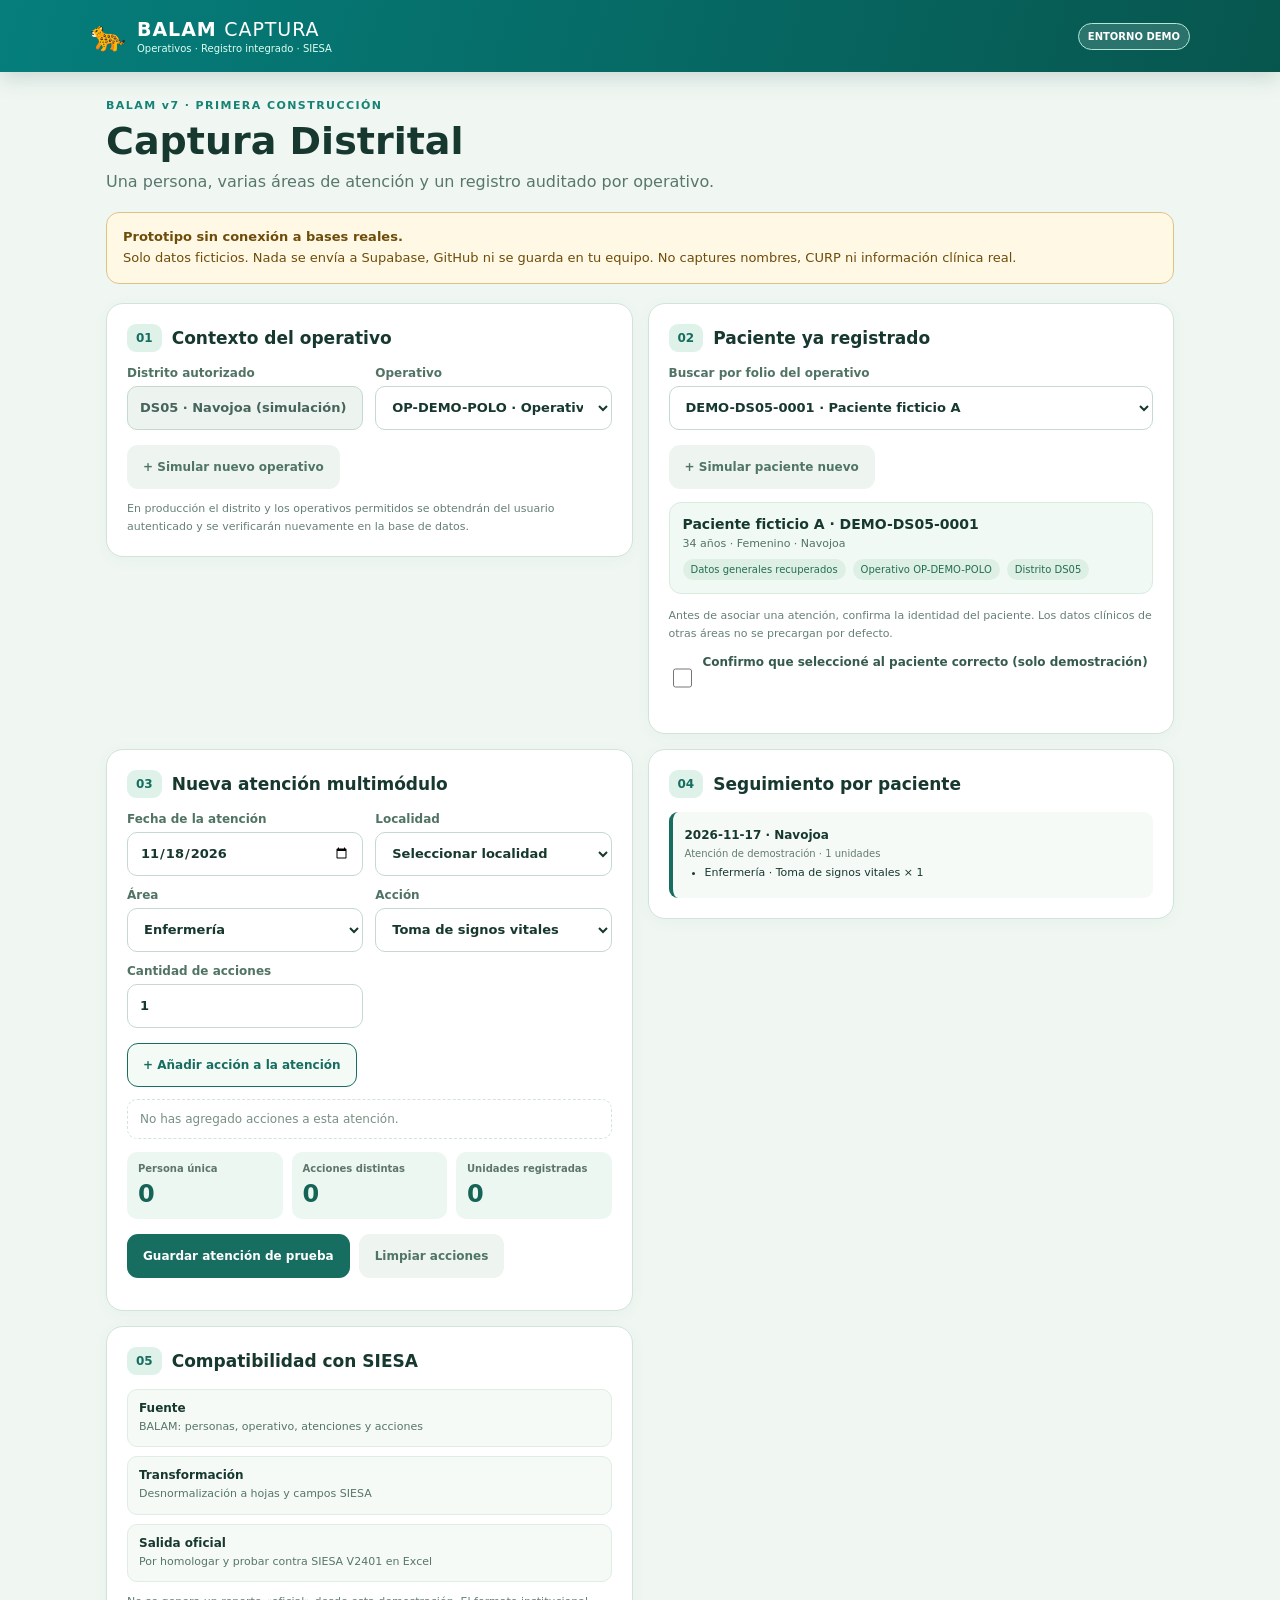
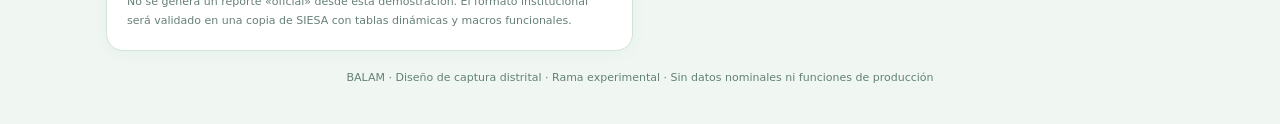
<file: captura/index.html>
<!doctype html>
<html lang="es">
<head>
<meta charset="utf-8"><meta name="viewport" content="width=device-width,initial-scale=1,viewport-fit=cover">
<title>BALAM v7 · Captura Distrital (Prototipo)</title>
<meta name="robots" content="noindex,nofollow">
<meta name="theme-color" content="#176d60">
<link rel="stylesheet" href="./style.css">
</head>
<body>
<a class="skip" href="#contenido">Ir al contenido</a>
<header class="top"><div class="brand"><div class="jaguar">🐆</div><div><strong>BALAM <span>CAPTURA</span></strong><small>Operativos · Registro integrado · SIESA</small></div></div><span class="status">ENTORNO DEMO</span></header>
<main id="contenido">
<div class="hero"><div><div class="eyebrow">BALAM v7 · PRIMERA CONSTRUCCIÓN</div><h1>Captura Distrital</h1><p>Una persona, varias áreas de atención y un registro auditado por operativo.</p></div></div>
<div class="notice" role="note"><strong>Prototipo sin conexión a bases reales.</strong> Solo datos ficticios. Nada se envía a Supabase, GitHub ni se guarda en tu equipo. No captures nombres, CURP ni información clínica real.</div>
<div class="layout">
<section class="panel" aria-labelledby="contexto-title">
<div class="section-head"><span class="num">01</span><h2 id="contexto-title">Contexto del operativo</h2></div>
<div class="fields">
<label>Distrito autorizado <input id="district" value="DS05 · Navojoa (simulación)" disabled></label>
<label>Operativo <select id="operative"></select></label>
</div>
<div class="row-actions"><button type="button" id="new-operative" class="muted">+ Simular nuevo operativo</button></div>
<div class="footnote">En producción el distrito y los operativos permitidos se obtendrán del usuario autenticado y se verificarán nuevamente en la base de datos.</div>
</section>
<section class="panel" aria-labelledby="persona-title">
<div class="section-head"><span class="num">02</span><h2 id="persona-title">Paciente ya registrado</h2></div>
<label>Buscar por folio del operativo <select id="patient"></select></label>
<div class="row-actions"><button type="button" id="new-person" class="muted">+ Simular paciente nuevo</button></div>
<div id="person-card" class="person-card" aria-live="polite"></div>
<div class="footnote">Antes de asociar una atención, confirma la identidad del paciente. Los datos clínicos de otras áreas no se precargan por defecto.</div>
<label class="confirm"><input type="checkbox" id="identity-ok"> Confirmo que seleccioné al paciente correcto (solo demostración)</label>
</section>
<section class="panel" aria-labelledby="atencion-title">
<div class="section-head"><span class="num">03</span><h2 id="atencion-title">Nueva atención multimódulo</h2></div>
<div class="fields">
<label>Fecha de la atención <input id="visit-date" type="date" required></label>
<label>Localidad <select id="locality"><option value="">Seleccionar localidad</option><option>Álamos</option><option>Navojoa</option><option>Etchojoa</option><option>Huatabampo</option><option>Benito Juárez</option></select></label>
<label>Área <select id="area"></select></label>
<label>Acción <select id="action"></select></label>
<label>Cantidad de acciones <input id="quantity" type="number" min="1" max="999" step="1" value="1"></label>
</div>
<div class="row-actions"><button type="button" id="add-action" class="outline">+ Añadir acción a la atención</button></div>
<div id="action-list" class="action-list" aria-live="polite"></div>
<div class="summary"><div><small>Persona única</small><strong id="unique-count">0</strong></div><div><small>Acciones distintas</small><strong id="types-count">0</strong></div><div><small>Unidades registradas</small><strong id="units-count">0</strong></div></div>
<div class="row-actions"><button type="button" id="save" class="primary">Guardar atención de prueba</button><button type="button" id="clear" class="muted">Limpiar acciones</button></div>
<div id="message" class="message" role="status" aria-live="polite"></div>
</section>
<section class="panel" aria-labelledby="seguimiento-title">
<div class="section-head"><span class="num">04</span><h2 id="seguimiento-title">Seguimiento por paciente</h2></div>
<div id="history" class="history"></div>
</section>
<section class="panel" aria-labelledby="siesa-title">
<div class="section-head"><span class="num">05</span><h2 id="siesa-title">Compatibilidad con SIESA</h2></div>
<div class="siesa-grid"><div><b>Fuente</b><span>BALAM: personas, operativo, atenciones y acciones</span></div><div><b>Transformación</b><span>Desnormalización a hojas y campos SIESA</span></div><div><b>Salida oficial</b><span>Por homologar y probar contra SIESA V2401 en Excel</span></div></div>
<p class="footnote">No se genera un reporte «oficial» desde esta demostración. El formato institucional será validado en una copia de SIESA con tablas dinámicas y macros funcionales.</p>
</section>
</div>
<footer>BALAM · Diseño de captura distrital · Rama experimental · Sin datos nominales ni funciones de producción</footer>
</main>
<script defer src="./app.js"></script>
</body></html>
</file>
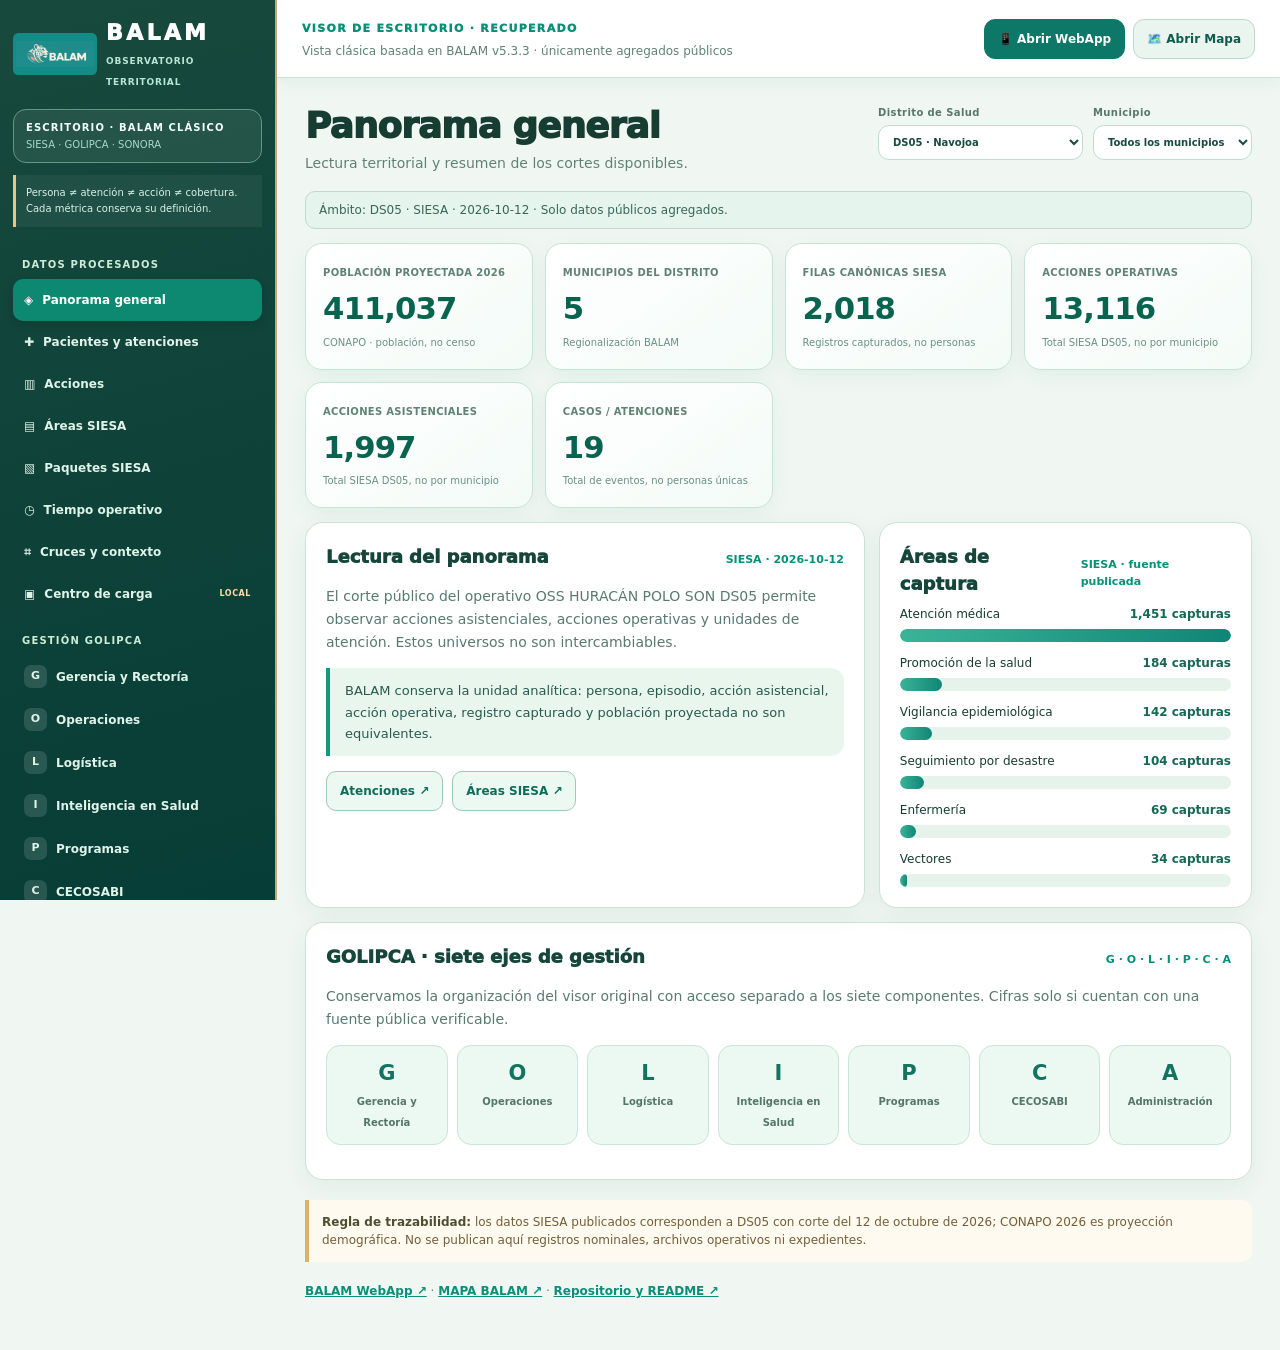
<file: escritorio/index.html>
<!doctype html>
<html lang="es"><head><meta charset="utf-8"><meta name="viewport" content="width=device-width,initial-scale=1,viewport-fit=cover">
<title>BALAM · Visor de escritorio | SIESA · GOLIPCA</title><meta name="theme-color" content="#0b6258">
<meta name="description" content="BALAM Visor de escritorio, inspirado en el observatorio v5.3.3. Versión web pública de datos agregados.">
<link rel="icon" href="../visor/brand-jaguar.svg" type="image/svg+xml"><link rel="stylesheet" href="./style.css">
</head><body>
<a class="skip" href="#main">Ir al contenido</a>
<div class="app">
<aside class="sidebar" id="sidebar" aria-label="Navegación de escritorio">
  <a class="brand" href="../visor/" title="Abrir BALAM WebApp"><img src="../visor/brand-jaguar.svg" alt="Sello BALAM"><span><strong>BALAM</strong><small>OBSERVATORIO TERRITORIAL</small></span></a>
  <div class="rail-meta"><b>ESCRITORIO · BALAM CLÁSICO</b><span>SIESA · GOLIPCA · SONORA</span></div>
  <p class="rule">Persona ≠ atención ≠ acción ≠ cobertura. Cada métrica conserva su definición.</p>
  <nav id="classicNav" aria-label="Módulos del visor">
   <div class="nav-group">DATOS PROCESADOS</div>
   <button type="button" data-tab="panorama" class="active">◈ <span>Panorama general</span></button>
   <button type="button" data-tab="atenciones">✚ <span>Pacientes y atenciones</span></button>
   <button type="button" data-tab="acciones">▥ <span>Acciones</span></button>
   <button type="button" data-tab="areas">▤ <span>Áreas SIESA</span></button>
   <button type="button" data-tab="paquetes">▧ <span>Paquetes SIESA</span></button>
   <button type="button" data-tab="tiempo">◷ <span>Tiempo operativo</span></button>
   <button type="button" data-tab="cruces">⌗ <span>Cruces y contexto</span></button>
   <button type="button" data-tab="auditor">▣ <span>Centro de carga</span><em>LOCAL</em></button>
   <div class="nav-group">GESTIÓN GOLIPCA</div>
   <button type="button" data-tab="gerencia"><b>G</b><span>Gerencia y Rectoría</span></button>
   <button type="button" data-tab="operacion"><b>O</b><span>Operaciones</span></button>
   <button type="button" data-tab="logistica"><b>L</b><span>Logística</span></button>
   <button type="button" data-tab="inteligencia"><b>I</b><span>Inteligencia en Salud</span></button>
   <button type="button" data-tab="programas"><b>P</b><span>Programas</span></button>
   <button type="button" data-tab="cecosabi"><b>C</b><span>CECOSABI</span></button>
   <button type="button" data-tab="administracion"><b>A</b><span>Administración</span></button>
   <div class="nav-group">LABORATORIO Y MAPAS</div>
   <button type="button" data-tab="muestras">⚗ <span>Muestras EBT</span><em>PROTEGIDO</em></button>
   <button type="button" data-tab="mapa">◎ <span>MAPA BALAM</span></button>
   <div class="nav-group">CENTROS DE ANÁLISIS</div>
   <button type="button" data-tab="graficos">▥ <span>Centro Gráfico</span></button>
   <button type="button" data-tab="tablas">▤ <span>Centro de Tablas</span></button>
  </nav>
  <a class="switch-rail" href="../visor/">📱 Abrir BALAM WebApp ↗</a>
  <div class="rail-footer">Datos públicos agregados · El HTML original con nominales permanece fuera de GitHub.</div>
</aside>
<div class="workspace">
<header class="topbar"><div class="top-left"><button class="menu-btn" id="openMenu" type="button" aria-label="Abrir menú de módulos">☰</button><div><span class="kicker">VISOR DE ESCRITORIO · RECUPERADO</span><p>Vista clásica basada en BALAM v5.3.3 · únicamente agregados públicos</p></div></div><div class="top-actions"><a href="../visor/" class="top-switch">📱 Abrir WebApp</a><a href="../" class="top-map">🗺️ Abrir Mapa</a></div></header>
<main id="main">
<div class="titlebar"><div><h1 id="pageTitle">Panorama general</h1><p id="pageDescription">Análisis territorial y operativo de Sonora, con trazabilidad por corte y fuente.</p></div><div class="filters"><label for="district">Distrito de Salud<select id="district"><option value="">Cargando distritos…</option></select></label><label for="municipality">Municipio<select id="municipality"><option value="all">Todo el distrito</option></select></label></div></div>
<div id="loadStatus" class="load-status" role="status">Consultando fuentes públicas…</div>
<section id="content" aria-live="polite"></section>
<div class="provenance"><b>Regla de trazabilidad:</b> los datos SIESA publicados corresponden a DS05 con corte del 12 de octubre de 2026; CONAPO 2026 es proyección demográfica. No se publican aquí registros nominales, archivos operativos ni expedientes.</div>
<footer><a href="../visor/">BALAM WebApp ↗</a> · <a href="../">MAPA BALAM ↗</a> · <a href="https://github.com/doctopanda/MAPA-BALAM">Repositorio y README ↗</a></footer>
</main>
</div></div>
<div class="backdrop" id="backdrop" hidden></div>
<script defer src="./app.js"></script>
</body></html>
</file>
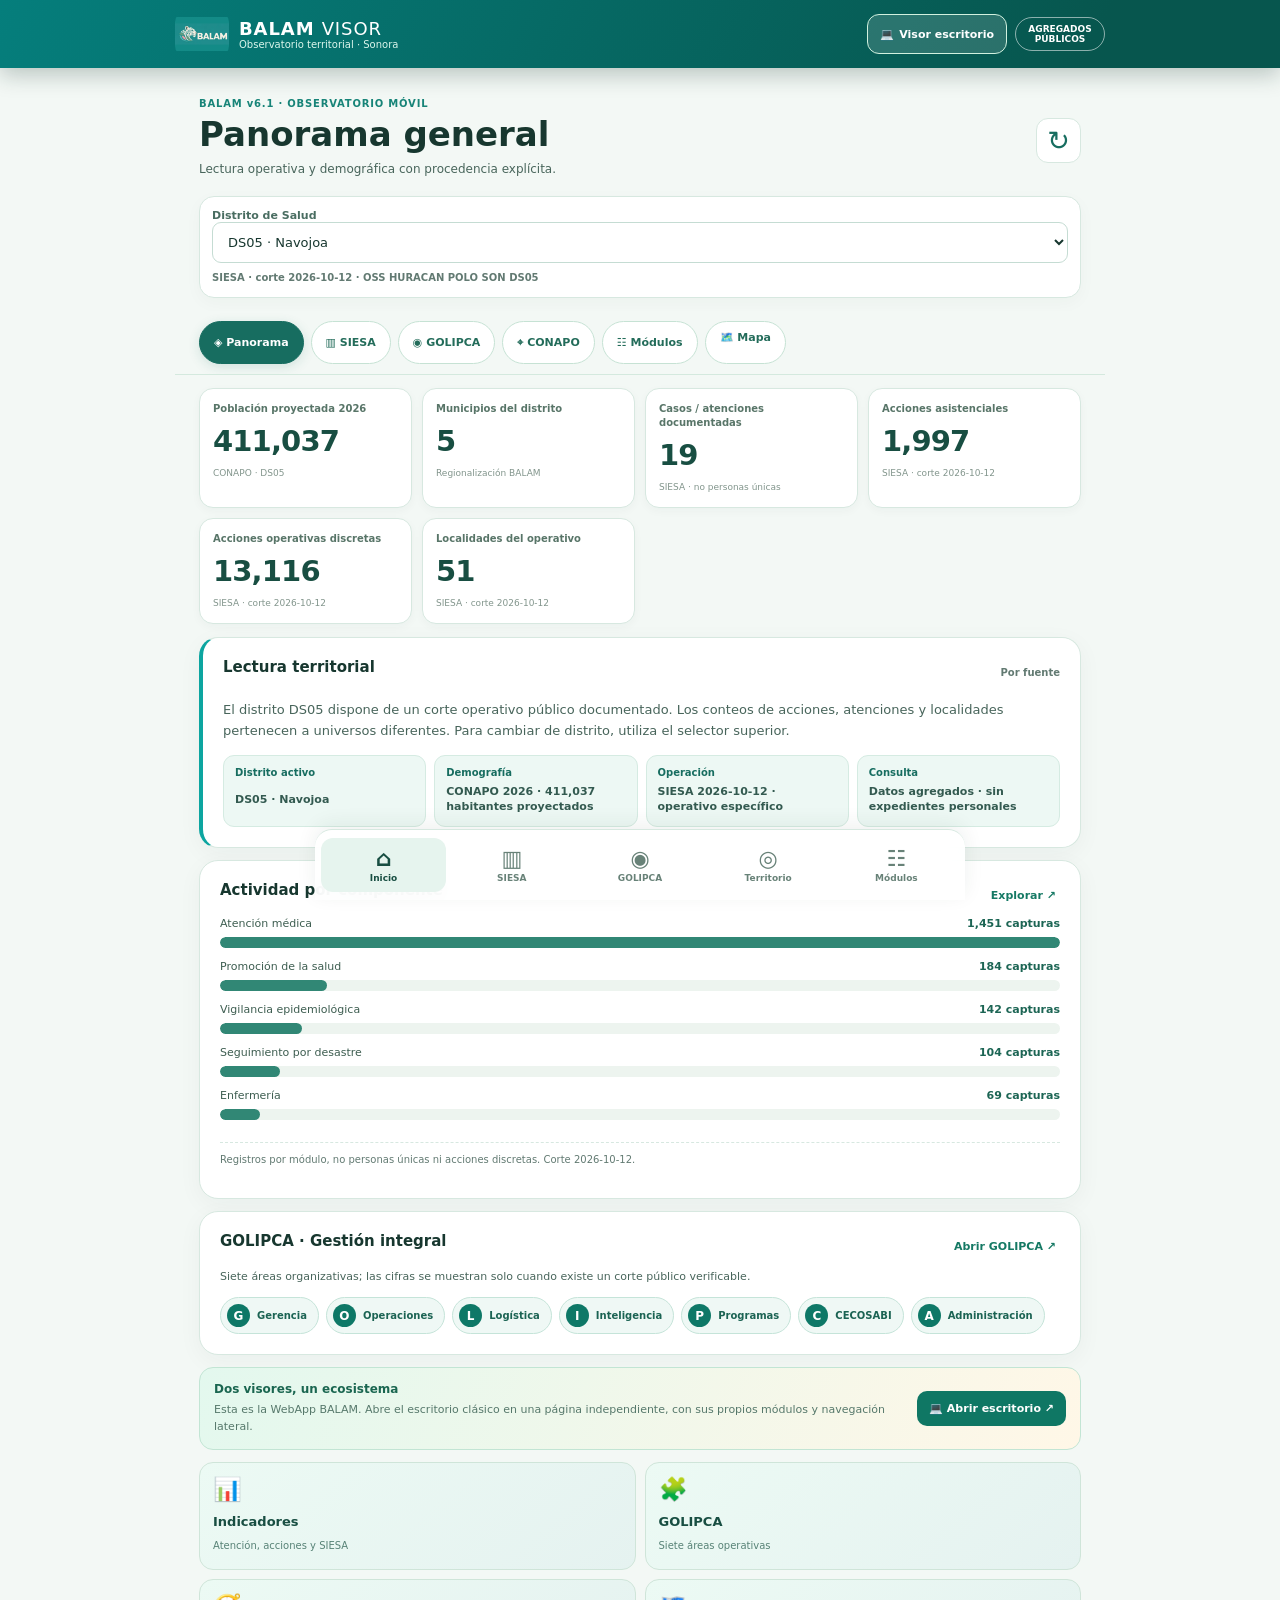
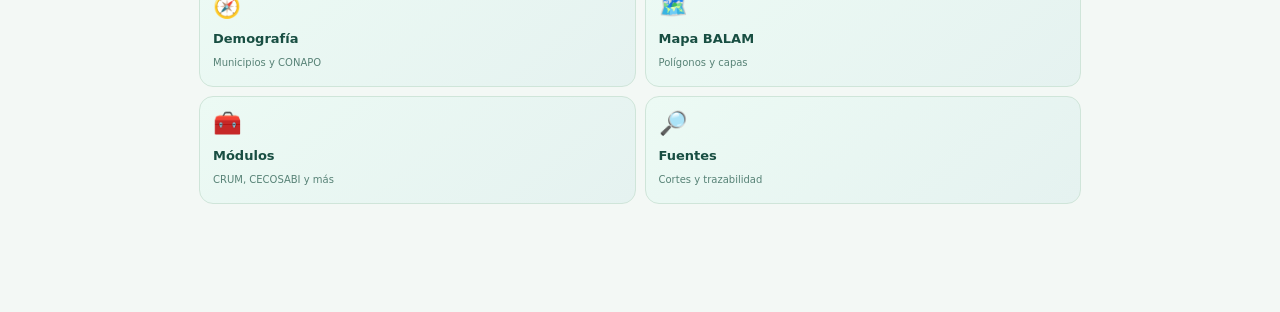
<file: visor/index.html>
<!doctype html>
<html lang="es"><head><meta charset="utf-8"><meta name="viewport" content="width=device-width,initial-scale=1,viewport-fit=cover">
<title>BALAM Visor · Observatorio móvil</title><meta name="theme-color" content="#176d60">
<meta name="description" content="BALAM Visor móvil: panorama, indicadores, demografía CONAPO y contexto territorial de Sonora.">
<meta name="apple-mobile-web-app-capable" content="yes"><meta name="apple-mobile-web-app-title" content="BALAM Visor">
<link rel="icon" href="./brand-jaguar.svg" type="image/svg+xml"><link rel="manifest" href="./manifest.webmanifest"><link rel="stylesheet" href="./style.css">
</head><body>
<a class="skip" href="#content">Ir al contenido</a>
<header class="top"><div class="identity"><div class="mark" aria-hidden="true"><img src="./brand-jaguar.svg" alt="" width="44" height="44"></div><div><strong>BALAM <span>VISOR</span></strong><small>Observatorio territorial · Sonora</small></div></div><a class="desktop-route" href="../escritorio/" title="Abrir BALAM Visor clásico de escritorio">💻 <span>Visor escritorio</span></a><span class="mode">AGREGADOS PÚBLICOS</span></header>
<main id="content" tabindex="-1">
<section class="hero"><div><div class="eyebrow">BALAM v6.1 · OBSERVATORIO MÓVIL</div><h1 id="screenTitle">Panorama general</h1><p id="screenSubtitle">Lectura operativa y demográfica con procedencia explícita.</p></div><button id="reload" class="refresh" type="button" title="Actualizar datos" aria-label="Actualizar datos">↻</button></section>
<div class="context"><label for="district">Distrito de Salud</label><select id="district" aria-label="Distrito de Salud"><option value="">Preparando distritos…</option></select><div id="cut" class="cut" aria-live="polite">Conectando fuentes…</div></div>
<div class="alert" id="warning" role="status" hidden></div>
<nav class="topic-strip" aria-label="Accesos rápidos a módulos"><button type="button" data-go="home" class="active">◈ Panorama</button><button type="button" data-go="indicators">▥ SIESA</button><button type="button" data-go="golipca">◉ GOLIPCA</button><button type="button" data-go="territory">⌖ CONAPO</button><button type="button" data-go="modules">☷ Módulos</button><a href="../">🗺️ Mapa</a></nav>
<section id="panel-home" class="screen active" aria-label="Panorama">
<div class="kpi-grid" id="kpis" aria-live="polite"></div>
<article class="sheet insight"><div class="sheet-head"><h2>Lectura territorial</h2><span>Por fuente</span></div><p id="overviewText">Cargando datos publicados…</p><div class="insight-grid" id="homeInsights"></div></article>
<article class="sheet"><div class="sheet-head"><h2>Actividad por componente</h2><button class="text-button" type="button" data-go="indicators">Explorar ↗</button></div><div id="homeOperations" class="bars"></div></article>
<article class="sheet"><div class="sheet-head"><h2>GOLIPCA · Gestión integral</h2><button class="text-button" type="button" data-go="golipca">Abrir GOLIPCA ↗</button></div><p class="note-inline">Siete áreas organizativas; las cifras se muestran solo cuando existe un corte público verificable.</p><div class="goli-pills" id="homeGolipca"></div></article>
<div class="dual-product-banner"><div><b>Dos visores, un ecosistema</b><small>Esta es la WebApp BALAM. Abre el escritorio clásico en una página independiente, con sus propios módulos y navegación lateral.</small></div><a href="../escritorio/">💻 Abrir escritorio ↗</a></div>
<div class="quick-grid"><button class="quick" type="button" data-go="indicators"><span>📊</span><strong>Indicadores</strong><small>Atención, acciones y SIESA</small></button><button class="quick" type="button" data-go="golipca"><span>🧩</span><strong>GOLIPCA</strong><small>Siete áreas operativas</small></button><button class="quick" type="button" data-go="territory"><span>🧭</span><strong>Demografía</strong><small>Municipios y CONAPO</small></button><a class="quick" id="quickMap" href="../" rel="noopener"><span>🗺️</span><strong>Mapa BALAM</strong><small>Polígonos y capas</small></a><button class="quick" type="button" data-go="modules"><span>🧰</span><strong>Módulos</strong><small>CRUM, CECOSABI y más</small></button><button class="quick" type="button" data-go="sources"><span>🔎</span><strong>Fuentes</strong><small>Cortes y trazabilidad</small></button></div>
</section>
<section id="panel-indicators" class="screen" aria-label="Indicadores" hidden>
<article class="sheet"><div class="sheet-head"><h2>Operativo publicado</h2><span id="indicatorCut">Corte</span></div><div id="indicatorBars" class="bars"></div><p class="note">No se confunden casos, atenciones, acciones ni registros. Los datos corresponden únicamente al corte documentado.</p></article>
<article class="sheet"><h2>Registros municipales disponibles</h2><div id="municipalityBars" class="bars"></div><p class="note">Filas canónicas del almacén público BALAM. No equivalen a personas únicas ni a incidencia.</p></article>
<article class="sheet"><div class="sheet-head"><h2>Áreas SIESA</h2><span>Registros disponibles</span></div><label class="field" for="siesaMunicipality">Municipio <select id="siesaMunicipality"></select></label><div id="siesaAreaKpis" class="kpi-grid compact"></div><div id="siesaAreaBars" class="bars"></div><p class="note">Los módulos representan unidades de captura según el archivo publicado; no se suman como personas ni se convierten en incidencias.</p></article>
</section>
<section id="panel-golipca" class="screen" aria-label="GOLIPCA" hidden>
<article class="sheet goli-hero"><span class="eyebrow">GESTIÓN INTEGRAL · SIETE EJES</span><h2>GOLIPCA</h2><p>Gerencia, Operaciones, Logística, Inteligencia en Salud, Programas, CECOSABI y Administración. Cada eje conserva sus responsabilidades y la trazabilidad de su información.</p><div class="goli-selector" id="goliSelector" aria-label="Seleccionar eje GOLIPCA"></div></article>
<article class="sheet"><div class="sheet-head"><h2 id="goliTitle">Selecciona un eje</h2><span id="goliStatus">Cobertura pública</span></div><p id="goliDescription"></p><div id="goliKpis" class="kpi-grid compact"></div><div id="goliBars" class="bars"></div><div class="source-note" id="goliSource"></div></article>
</section>
<section id="panel-modules" class="screen" aria-label="Módulos" hidden>
<article class="sheet"><div class="sheet-head"><h2>Plataforma BALAM</h2><span>Centro de módulos</span></div><div class="module-grid" id="modulesGrid"></div><p class="note">Las herramientas protegidas necesitan autenticación; los módulos sin datos publicados se identifican como pendientes de integración.</p></article>
<article class="sheet"><h2>Referencia de diseño</h2><p>Experiencia móvil modular: navegación corta, tarjetas inteligentes, comparación territorial y lectura con procedencia explícita, sin cargar innecesariamente herramientas completas.</p></article>
</section>
<section id="panel-territory" class="screen" aria-label="Territorio" hidden>
<article class="sheet"><div class="sheet-head"><h2>Perfil municipal</h2><span>CONAPO 2026</span></div><label class="field" for="municipality">Seleccionar municipio <select id="municipality"><option value="">Cargando catálogo…</option></select></label><div id="municipalKpis" class="kpi-grid compact"></div><div id="municipalCharts"></div><div class="actions"><a id="mapMunicipality" href="../" class="link-primary">Abrir mapa territorial ↗</a></div></article>
</section>
<section id="panel-sources" class="screen" aria-label="Fuentes y acceso">
<article class="sheet"><h2>Procedencia de los datos</h2><div class="source" id="sourcesList"></div></article>
<article class="sheet"><h2>Seguridad y alcance</h2><p>Esta PWA pública es de consulta de agregados. No permite cargar, modificar ni descargar registros nominales. El visor incluye resúmenes públicos de SIESA y un módulo GOLIPCA organizado por funciones. La captura, auditoría, gestión nominal y cualquier dato protegido siguen reservados a un visor autenticado con control RLS.</p><p class="note">La falta de un corte no representa cero actividad. El servicio no ofrece avisos epidemiológicos municipales activos verificados.</p><a href="../" class="link-primary">Abrir BALAM Mapa ↗</a></article>
</section>
</main>
<nav class="bottom" aria-label="Navegación principal"><button type="button" class="selected" data-screen="home" aria-current="page"><span>⌂</span>Inicio</button><button type="button" data-screen="indicators"><span>▥</span>SIESA</button><button type="button" data-screen="golipca"><span>◉</span>GOLIPCA</button><button type="button" data-screen="territory"><span>◎</span>Territorio</button><button type="button" data-screen="modules"><span>☷</span>Módulos</button></nav>
<script defer src="./app.js"></script></body></html>
</file>
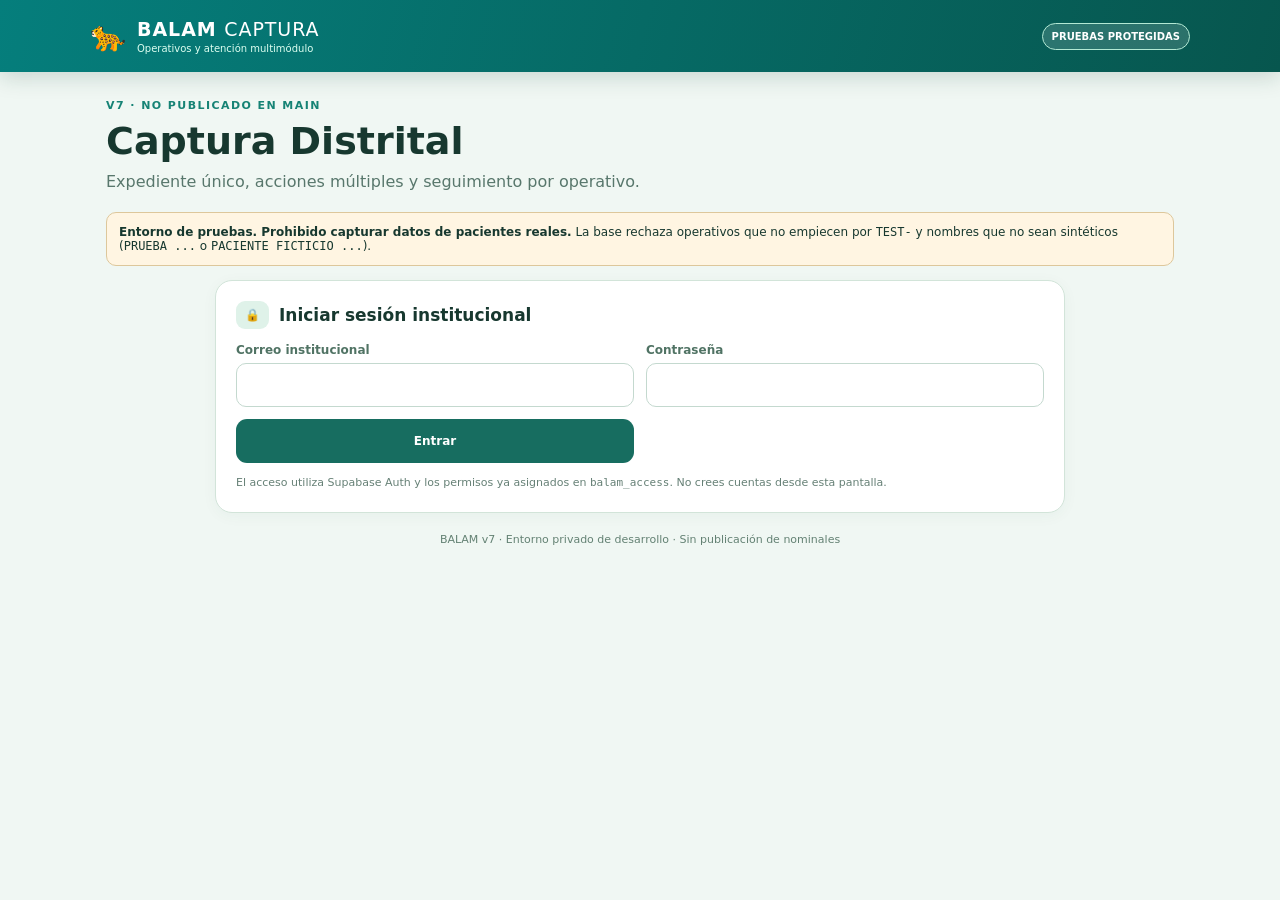
<file: captura/secure.html>
<!doctype html>
<html lang="es">
<head>
<meta charset="utf-8"><meta name="viewport" content="width=device-width,initial-scale=1,viewport-fit=cover">
<meta name="robots" content="noindex,nofollow">
<title>BALAM v7 | Captura distrital protegida · Entorno de pruebas</title>
<link rel="stylesheet" href="./style.css"><meta name="theme-color" content="#176d60">
<style>.hidden{display:none!important}.panel{max-width:850px;margin:14px auto}.fields.three{grid-template-columns:repeat(3,minmax(0,1fr))}.inline-fields{display:flex;gap:10px;flex-wrap:wrap}.inline-fields>*{flex:1}.hint{font-size:11px;color:#51695e}.danger{background:#fff5e2;border:1px solid #ddc79b;padding:12px;border-radius:10px;font-size:12px}.person-list{margin:12px 0}#session-line{font-size:12px;color:#58766b}#error-line{color:#a12d2d;white-space:pre-wrap}#success-line{color:#13734f;white-space:pre-wrap}.row-actions{align-items:center}.module-head{display:flex;align-items:center;justify-content:space-between;gap:10px;flex-wrap:wrap}@media(max-width:650px){.fields.three{grid-template-columns:1fr}}.panel[hidden]{display:none}</style>
</head>
<body>
<a class="skip" href="#contenido">Ir al contenido</a>
<header class="top"><div class="brand"><div class="jaguar" aria-hidden="true">🐆</div><div><strong>BALAM <span>CAPTURA</span></strong><small>Operativos y atención multimódulo</small></div></div><span class="status">PRUEBAS PROTEGIDAS</span></header>
<main id="contenido">
<div class="hero"><div><div class="eyebrow">V7 · NO PUBLICADO EN MAIN</div><h1>Captura Distrital</h1><p>Expediente único, acciones múltiples y seguimiento por operativo.</p></div></div>
<p class="danger"><b>Entorno de pruebas. Prohibido capturar datos de pacientes reales.</b> La base rechaza operativos que no empiecen por <code>TEST-</code> y nombres que no sean sintéticos (<code>PRUEBA ...</code> o <code>PACIENTE FICTICIO ...</code>).</p>
<section id="auth-panel" class="panel"><div class="section-head"><span class="num">🔒</span><h2>Iniciar sesión institucional</h2></div>
<form id="login-form" class="fields"><label>Correo institucional<input id="email" type="email" autocomplete="username" required></label><label>Contraseña<input id="password" type="password" autocomplete="current-password" required></label><button type="submit" class="primary">Entrar</button></form>
<p class="footnote">El acceso utiliza Supabase Auth y los permisos ya asignados en <code>balam_access</code>. No crees cuentas desde esta pantalla.</p></section>
<div id="work" hidden>
<section class="panel"><div class="module-head"><div><div class="section-head"><span class="num">01</span><h2>Operativo y distrito</h2></div><div id="session-line"></div></div><button id="logout" class="muted" type="button">Cerrar sesión</button></div>
<div class="fields"><label>Distrito permitido<select id="district"></select></label><label>Operativo autorizado<select id="operative"></select></label></div>
<div class="row-actions"><button type="button" class="outline" id="refresh-op">Actualizar operativos</button><button type="button" class="outline" id="activate" hidden>Activar operativo de prueba</button></div>
<div id="new-op-box" hidden><h3>Crear operativo ficticio (administración)</h3><div class="fields three"><label>Clave <input id="op-code" placeholder="TEST-EJEMPLO-001"></label><label>Nombre<input id="op-name" placeholder="Simulacro de captura"></label><label>Fecha de inicio<input id="op-start" type="date"></label></div><div class="row-actions"><button class="outline" type="button" id="create-op">Crear operativo en distrito seleccionado</button></div></div>
<p class="footnote">Solo administradores pueden crear o activar operativos. La configuración distrital queda validada nuevamente en Supabase.</p></section>
<section class="panel"><div class="section-head"><span class="num">02</span><h2>Buscar o registrar paciente</h2></div>
<div class="fields"><label>Buscar por folio completo autorizado<input id="folio-query" placeholder="BAL-DS05-00000001"></label><label>Coincidencias autorizadas<select id="patient-matches"><option value="">Sin búsqueda</option></select></label></div><div class="row-actions"><button type="button" id="search" class="outline">Buscar folio</button></div>
<div id="person-card" class="person-card">Sin paciente seleccionado.</div>
<label class="confirm"><input type="checkbox" id="identity-ok"> Confirmo la selección del paciente ficticio correcto</label>
<details><summary><b>+ Registrar paciente sintético nuevo</b></summary><div class="fields"><label>Nombre de prueba<input id="new-name" placeholder="PRUEBA PERSONA A" autocomplete="off"></label><label>Fecha de nacimiento ficticia<input id="birth" type="date"></label><label>Sexo del registro<select id="sex"><option>No especificado</option><option>Femenino</option><option>Masculino</option><option>Intersexual</option></select></label></div><div class="row-actions"><button type="button" id="register-patient" class="primary">Registrar paciente de prueba</button></div></details>
</section>
<section class="panel"><div class="section-head"><span class="num">03</span><h2>Acciones por atención</h2></div>
<div class="fields three"><label>Fecha de la atención<input id="visit-date" type="date"></label><label>Clave de localidad de prueba<input id="locality" placeholder="260420001"></label><label>Área<select id="area"></select></label><label>Acción<select id="action"></select></label><label>Cantidad<input id="quantity" type="number" value="1" min="1" max="999"></label></div>
<div class="row-actions"><button type="button" class="outline" id="add-action">+ Añadir acción</button></div><div id="action-list" class="action-list"></div>
<div class="summary"><div><small>Pacientes en atención</small><strong id="count-people">0</strong></div><div><small>Tipos de acción</small><strong id="count-types">0</strong></div><div><small>Unidades de acción</small><strong id="count-units">0</strong></div></div>
<div class="row-actions"><button type="button" class="primary" id="save-visit">Guardar atención en prueba</button><button type="button" class="muted" id="clear-actions">Limpiar acciones</button></div>
<p class="footnote">Estas categorías son de prueba. No generan reportes oficiales SIESA hasta homologar cada campo y unidad con la plantilla V2401.</p>
</section>
<section class="panel"><div class="section-head"><span class="num">04</span><h2>Historial autorizado del paciente</h2></div><div id="history" class="history">Selecciona un paciente por folio.</div></section>

<section class="panel" aria-labelledby="correcciones-title">
<div class="section-head"><span class="num">05</span><h2 id="correcciones-title">Solicitudes de corrección auditadas</h2></div>
<p class="footnote">Selecciona una acción del historial. Solo se solicita la modificación de la cantidad, sin cambiar diagnósticos, identidad ni la intervención original. La administración autoriza o rechaza.</p>
<div class="fields three">
<label>Acción registrada<select id="corr-action"><option value="">Seleccionar acción</option></select></label>
<label>Cantidad propuesta<input id="corr-quantity" type="number" min="1" max="999999" step="1"></label>
<label>Motivo<select id="corr-reason"><option value="cantidad_erronea">Cantidad incorrecta</option><option value="transcripcion">Error de transcripción</option><option value="registro_duplicado">Posible duplicidad</option><option value="otro">Otro motivo operativo</option></select></label>
</div>
<div class="row-actions"><button id="request-correction" class="outline" type="button">Enviar solicitud de corrección</button><button id="refresh-corrections" class="muted" type="button">Actualizar seguimiento</button></div>
<div id="correction-list" class="history"></div>
<div id="admin-review" hidden>
<h3>Resolución administrativa</h3>
<div class="fields"><label>Solicitud pendiente<select id="correction-pending"></select></label><label>Decisión<select id="correction-decision"><option value="aprobada">Aprobar cambio</option><option value="rechazada">Rechazar cambio</option></select></label></div>
<div class="row-actions"><button id="resolve-correction" class="primary" type="button">Registrar resolución</button></div>
</div>
</section>
<section class="panel" aria-labelledby="siesa-title">
<div class="section-head"><span class="num">06</span><h2 id="siesa-title">SIESA · Identificación de archivos</h2></div>
<p class="danger"><b>Solo huella de archivo y metadatos.</b> La prevalidación NO importa filas, NO copia el Excel a Supabase y NO genera reportes oficiales. Usa únicamente operativos de prueba.</p>
<label>Archivo SIESA de trabajo (XLSX o XLSM, máximo 35 MB)<input id="siesa-file" type="file" accept=".xlsx,.xlsm"></label>
<div class="row-actions"><button id="precheck-file" class="outline" type="button">Identificar archivo por SHA-256</button><button id="refresh-lotes" class="muted" type="button">Actualizar lotes</button></div>
<div class="fields">
<label>Índice JSON sintético (solo huellas, sin contenido clínico)
<input type="file" id="siesa-index-file" accept=".json,application/json"></label>
</div>
<div class="row-actions"><button id="send-row-index" type="button" class="outline">Indexar huellas de prueba</button></div>
<div id="siesa-index-summary" class="footnote" role="status">Aún no hay índice verificado.</div>
<div id="siesa-import-list" class="history"></div>
<p class="footnote">Se registra un alias anónimo basado en la huella digital, evitando guardar el nombre original del archivo. La información de pacientes permanece en el Excel local.</p>
</section>
</div>
<div id="error-line" role="alert" aria-live="assertive"></div><div id="success-line" role="status" aria-live="polite"></div>
<footer>BALAM v7 · Entorno privado de desarrollo · Sin publicación de nominales</footer>
</main>
<script type="module" src="./secure-app.js"></script>
</body></html>
</file>
<file: captura/style.css>
:root{--teal:#176d60;--deep:#104c43;--ink:#17382f;--muted:#647d72;--line:#d2e4d9;--bg:#f0f7f3;--white:#fff;--rose:#c78cae}
*{box-sizing:border-box}html{font-family:Inter,system-ui,-apple-system,"Segoe UI",Arial,sans-serif;background:var(--bg);color:var(--ink)}body{margin:0;min-height:100dvh}button,input,select{font:inherit}button{cursor:pointer}button:disabled{cursor:not-allowed;opacity:.45}select,input{max-width:100%}.skip{position:absolute;left:-999px}.skip:focus{left:8px;top:8px;z-index:999;background:white;padding:10px}.top{background:linear-gradient(105deg,#057e7c,#07564e);color:white;display:flex;align-items:center;justify-content:space-between;gap:12px;padding:13px max(16px,calc((100vw - 1100px)/2));min-height:72px;box-shadow:0 6px 20px #1142382b}.brand{display:flex;align-items:center;gap:11px}.brand strong{font-size:19px;letter-spacing:.05em}.brand strong span{font-weight:500}.brand small{display:block;color:#ddfff1;font-size:10px;margin-top:3px}.jaguar{font-size:29px}.status{font-size:10px;font-weight:800;color:#fff;background:#ffffff25;border:1px solid #b3e9d4;padding:7px 9px;border-radius:30px;white-space:nowrap}
main{max-width:1100px;margin:auto;padding:22px 16px 40px}.hero{margin:5px 0 18px}.eyebrow{font-size:11px;letter-spacing:.13em;font-weight:850;color:#168375}.hero h1{font-size:clamp(25px,4vw,38px);margin:7px 0}.hero p{color:#58776c;line-height:1.5;margin:0}.notice{border:1px solid #dfc386;background:#fff8e5;color:#6e4c0a;padding:14px 16px;border-radius:13px;font-size:13px;line-height:1.6;margin-bottom:19px}.notice strong{display:block}
.layout{display:grid;grid-template-columns:repeat(2,minmax(0,1fr));gap:15px}.panel{padding:20px;background:#fff;border:1px solid var(--line);border-radius:17px;box-shadow:0 3px 15px #16543b0b;align-self:start}.section-head{display:flex;align-items:center;gap:10px;margin-bottom:14px}.section-head .num{font-size:12px;font-weight:900;border-radius:9px;background:#dff2e9;color:#176d60;padding:7px 9px}.section-head h2{font-size:17px;margin:0}.fields{display:grid;grid-template-columns:repeat(2,minmax(0,1fr));gap:12px}label:not(.confirm){display:grid;gap:6px;font-size:12px;font-weight:760;color:#507364}label select,label input{width:100%;border:1px solid #c4d9cf;border-radius:10px;background:white;color:var(--ink);font-size:13px;padding:11px 12px;min-height:44px}input:disabled{background:#edf4f0;color:#45645a}input:focus,select:focus,button:focus-visible{outline:3px solid #e2aa64;outline-offset:2px}.footnote{font-size:11px;color:#668076;line-height:1.65;margin:11px 0 0}.person-card{background:#f0f9f4;border:1px solid #d9eade;border-radius:12px;padding:13px;margin:13px 0}.person-card b{display:block;font-size:14px}.person-card small{font-size:11px;color:#527369;display:block;margin-top:5px}.person-card .tags{display:flex;flex-wrap:wrap;gap:7px;margin-top:9px}.tag{font-size:10px;padding:5px 8px;border-radius:30px;background:#def0e5;color:#246d54}.confirm{display:flex;align-items:flex-start;gap:8px;font-size:12px;font-weight:750;color:#365b4e;margin:10px 0;line-height:1.5}.confirm input{width:19px;height:19px;flex:none;accent-color:#176d60}.row-actions{display:flex;flex-wrap:wrap;gap:9px;margin-top:15px}button{border-radius:11px;border:1px solid transparent;padding:12px 15px;font-size:12px;font-weight:850;min-height:44px}.primary{background:#176d60;color:white}.outline{border-color:#176d60;color:#176d60;background:#f4fbf6}.muted{background:#eef4ef;color:#507568}.action-list{display:grid;gap:8px;margin-top:12px}.action-item{border:1px solid #d6e7dd;border-radius:10px;padding:10px;display:flex;align-items:center;justify-content:space-between;gap:8px;background:#f8fcf9}.action-item b{font-size:12px;display:block}.action-item small{color:#5f7a6d;font-size:10px}.action-item button{background:white;border:1px solid #ecd4d4;color:#8a4444;min-height:35px;padding:6px 9px}.empty{font-size:12px;color:#789083;padding:12px;border:1px dashed var(--line);border-radius:10px}.summary{display:grid;grid-template-columns:repeat(3,minmax(0,1fr));gap:9px;margin-top:13px}.summary div{background:#edf7f1;padding:11px;border-radius:10px;display:grid;gap:6px}.summary small{color:#5d766a;font-weight:700;font-size:10px}.summary strong{font-size:24px;color:#166456}.message{margin-top:12px;font-size:12px;line-height:1.5}.message.error{color:#9d3b3b}.message.ok{color:#16704b}.history{display:grid;gap:9px}.history-card{background:#f5faf7;border-left:4px solid var(--teal);border-radius:9px;padding:12px}.history-card b{font-size:12px}.history-card small{font-size:10px;color:#657c6e;display:block;margin:5px 0}.history-card ul{font-size:11px;line-height:1.6;margin:5px 0;padding-left:20px}.siesa-grid{display:grid;gap:9px}.siesa-grid div{display:grid;gap:4px;background:#f6faf7;border:1px solid #dfede3;padding:11px;border-radius:10px}.siesa-grid b{font-size:12px}.siesa-grid span{font-size:11px;color:#567666;line-height:1.5}footer{text-align:center;margin-top:20px;color:#638173;font-size:11px}
@media(max-width:820px){.layout{grid-template-columns:1fr}.panel{padding:16px}}@media(max-width:470px){.fields{grid-template-columns:1fr}.brand strong{font-size:15px}.brand small{font-size:9px}.status{font-size:8px;padding:6px}.hero h1{font-size:27px}.summary strong{font-size:21px}}
</file>
<file: escritorio/style.css>
:root{--forest:#123d34;--deep:#064e44;--jade:#078f78;--mint:#dcefe6;--paper:#f0f7f3;--cream:#f7fcf9;--ink:#173d32;--muted:#608275;--line:#c8e3d7;--gold:#dfaf63;--rose:#d87993}
*{box-sizing:border-box}html{font:14px/1.5 Inter,Segoe UI,system-ui,sans-serif;color:var(--ink);background:var(--paper)}body{margin:0}a{color:var(--jade)}button,select,input{font:inherit}button{cursor:pointer}h1,h2,h3,p{margin:0}h2{font-size:18px}h3{font-size:14px}.skip{position:absolute;transform:translateY(-200%)}.skip:focus{transform:none;z-index:100;background:white;padding:12px}
.app{min-height:100dvh;display:grid;grid-template-columns:277px minmax(0,1fr)}.sidebar{height:100dvh;position:sticky;top:0;background:linear-gradient(165deg,#18493d,#063d36);color:#f2fff9;overflow-y:auto;overscroll-behavior:contain;padding:16px 13px;scrollbar-width:thin;border-right:2px solid #b7ad77}.brand{display:flex;gap:9px;align-items:center;text-decoration:none;color:white;margin-bottom:18px}.brand img{height:51px;width:84px;object-fit:contain}.brand strong{font-weight:950;letter-spacing:.15em;font-size:22px;display:block}.brand small{color:#b7e7d4;font-size:9px;font-weight:700;letter-spacing:.09em}.rail-meta{border-radius:13px;border:1px solid #619989;background:#ffffff12;padding:10px 12px;display:grid;gap:2px}.rail-meta b{letter-spacing:.11em;font-size:10px}.rail-meta span{font-size:10px;color:#a7dcca}.rule{font-size:10px;color:#d9f2e7;line-height:1.6;background:#ffffff0e;border-left:3px solid #eac57c;padding:10px;margin:12px 0}
.nav-group{color:#ccecd8;font-size:10px;font-weight:900;letter-spacing:.12em;padding:18px 9px 7px}.sidebar nav{display:grid}.sidebar nav button{border:0;border-radius:10px;padding:10px 11px;display:flex;align-items:center;gap:9px;color:#e0f3e8;font-weight:700;font-size:12px;text-align:left;min-height:42px;background:transparent}.sidebar nav button>b{width:23px;height:23px;border-radius:7px;background:#ffffff22;display:grid;place-items:center;font-size:11px}.sidebar nav button span{flex:1}.sidebar nav button em{font-style:normal;font-size:8px;letter-spacing:.07em;color:#ffdca2}.sidebar nav button:hover,.sidebar nav button.active{color:#fff;background:#0e8971;box-shadow:0 3px 10px #031f1733}.switch-rail{display:block;background:#f2e6cb;color:#235647;text-align:center;padding:12px 9px;border-radius:11px;font-size:12px;font-weight:850;text-decoration:none;margin:18px 0 10px}.rail-footer{font-size:10px;color:#a9d5c6;line-height:1.6;margin-bottom:15px}
.workspace{min-width:0}.topbar{display:flex;gap:15px;align-items:center;justify-content:space-between;padding:17px 25px;background:#fff;border-bottom:1px solid var(--line);box-shadow:0 4px 15px #214b3511}.top-left{display:flex;align-items:center;gap:10px}.kicker{font-size:11px;color:var(--jade);font-weight:950;letter-spacing:.12em}.top-left p{color:var(--muted);font-size:12px;margin-top:4px}.top-actions{display:flex;flex-wrap:wrap;gap:8px}.top-actions a{white-space:nowrap;border-radius:11px;text-decoration:none;padding:10px 13px;font-size:12px;font-weight:900;border:1px solid #badace;background:#e9f5ee;color:#0c5c4b}.top-actions .top-switch{background:#0d7867;color:white;border-color:#0d7867}.menu-btn{display:none;background:#f0f7f3;border:1px solid var(--line);border-radius:9px;padding:6px 12px;font-size:23px;color:var(--deep)}
main{max-width:1750px;margin:0 auto;padding:27px 28px 50px}.titlebar{display:flex;justify-content:space-between;align-items:start;gap:20px;margin:0 0 17px}.titlebar h1{font-size:clamp(26px,2.8vw,38px);font-weight:950;letter-spacing:-.025em;line-height:1.15}.titlebar p{color:var(--muted);margin-top:7px}.filters{display:flex;flex-wrap:wrap;gap:10px}.filters label{display:grid;gap:5px;font-size:10px;letter-spacing:.04em;font-weight:900;color:#567869}.filters select{border:1px solid #bcded0;border-radius:11px;background:#fff;color:#194a3d;padding:10px;min-width:155px;max-width:230px}.load-status{border:1px solid #bfd9cd;border-radius:10px;padding:9px 13px;color:#38675a;font-size:12px;background:#e5f4ed;margin-bottom:14px}.load-status:empty{display:none}
.summary{display:grid;grid-template-columns:repeat(4,minmax(0,1fr));gap:12px;margin:0 0 14px}.metric{border-radius:17px;padding:17px;background:linear-gradient(145deg,#fff,#f3fbf7);border:1px solid #c5e4d8;box-shadow:0 6px 19px #0c5e4610;min-width:0}.metric small{font-weight:850;text-transform:uppercase;letter-spacing:.03em;color:var(--muted);font-size:10px}.metric b{display:block;font-size:clamp(20px,2.4vw,31px);letter-spacing:-.03em;line-height:1.15;color:#09644f;margin:9px 0 4px;overflow-wrap:anywhere}.metric span{font-size:10px;color:#699183}.deck{display:grid;grid-template-columns:minmax(0,1.2fr) minmax(0,.8fr);gap:14px;margin-bottom:14px}.panel{background:white;padding:20px;border:1px solid var(--line);border-radius:18px;box-shadow:0 7px 25px #163e3110;min-width:0}.panel h2{color:#16463a;margin-bottom:8px;font-weight:930}.panel h3{color:#206753}.panel>p{color:#587a70;line-height:1.65;margin:7px 0 14px}.panel-head{display:flex;justify-content:space-between;gap:10px;align-items:center}.panel-head span{color:var(--jade);font-size:11px;font-weight:900}.panel .panel-sub{font-size:11px;color:var(--muted)}.insight{border-left:4px solid #129a7f;border-radius:0 13px 13px 0;background:#e8f6ee;padding:12px 15px;font-size:13px;color:#285b4c;line-height:1.65}.notice{padding:13px 15px;border:1px dashed #b0d7c4;border-radius:12px;background:#f5faf7;color:#466f5c;font-size:12px;line-height:1.65}.warn{background:#fff7e9;border-color:#e8cea0;color:#805f25}.grid{display:grid;grid-template-columns:repeat(2,minmax(0,1fr));gap:12px}.grid.three{grid-template-columns:repeat(3,minmax(0,1fr))}.mini{background:#f1faf6;padding:13px;border:1px solid #d2ebe0;border-radius:12px;display:grid;gap:5px}.mini strong{color:#1a6d59;font-size:13px}.mini small{color:#6a8a7f;font-size:11px}.mini b{color:#0f6955;font-size:23px}.rows{display:grid;gap:12px}.bar-row{display:grid;gap:6px}.bar-name{display:flex;justify-content:space-between;gap:15px;font-size:12px}.bar-name b{color:#166753}.bar-track{height:13px;border-radius:99px;background:#e6f3ed;overflow:hidden}.bar-track>i{height:100%;display:block;border-radius:99px;background:linear-gradient(90deg,#3bb398,#118575)}.bar-track.pink>i{background:linear-gradient(90deg,#e9abc0,#c77198)}.actions{display:flex;gap:9px;flex-wrap:wrap;margin-top:15px}.action{border:1px solid #9fc9ba;border-radius:10px;display:inline-flex;align-items:center;justify-content:center;text-decoration:none;padding:10px 13px;background:#0e806b;color:white;font-weight:850;font-size:12px}.action.secondary{color:#0d6d59;background:#ecf8f2}.data-table-wrap{overflow:auto}.data-table{border-collapse:collapse;width:100%;font-size:12px}.data-table th,.data-table td{padding:11px 12px;border-bottom:1px solid #d9ece3;text-align:left;white-space:nowrap}.data-table th{font-size:10px;text-transform:uppercase;letter-spacing:.04em;color:#467365;background:#e8f6ef}.data-table td.num{text-align:right;font-variant-numeric:tabular-nums}.data-table tr:hover td{background:#f3faf6}
.chart{width:100%;height:auto;max-height:260px;background:#fafffc;border:1px solid #ddeee4;border-radius:12px}.legend{display:flex;gap:16px;font-weight:850;font-size:11px;color:#587669;margin:10px 0}.legend .f{color:#cd7895}.legend .m{color:#348d92}.line-label{font-size:10px;fill:#4b7968}.progress-dots{display:grid;grid-template-columns:repeat(7,minmax(0,1fr));gap:9px;margin:14px 0}.goli-dot{background:#ecf8f2;padding:12px 8px;border:1px solid #c9e4d8;border-radius:14px;text-align:center}.goli-dot b{font-size:21px;color:#127360;display:block}.goli-dot span{font-size:10px;color:#53766b;font-weight:850}.goli-dot a{color:inherit;text-decoration:none}.package-grid{display:grid;grid-template-columns:repeat(3,minmax(0,1fr));gap:10px}.package{border:1px solid #cfe7dc;border-radius:12px;padding:12px;background:#f6fbf8}.package b{display:block;color:#145d4c}.package span{display:block;color:#668377;font-size:11px;margin-top:6px}.timeline{display:flex;gap:12px}.timeline>div{border-left:4px solid #0e9b83;padding:11px 13px;background:#eff8f3;border-radius:0 12px 12px 0;flex:1}.timeline b{display:block}.timeline small{color:#64877a}
.provenance{padding:13px;border-left:4px solid var(--gold);background:#fffaf0;color:#735e38;font-size:12px;border-radius:0 10px 10px 0;margin:20px 0}.provenance b{color:#4f4e2f}footer{font-size:12px;color:#668a7c}footer a{font-weight:800}
.backdrop[hidden]{display:none!important}
@media(max-width:1230px){.summary{grid-template-columns:repeat(2,minmax(0,1fr))}.deck{grid-template-columns:1fr}.progress-dots{grid-template-columns:repeat(4,minmax(0,1fr))}.package-grid{grid-template-columns:repeat(2,minmax(0,1fr))}}
@media(max-width:980px){.app{display:block}.sidebar{position:fixed;z-index:200;left:0;top:0;width:min(300px,86vw);transform:translateX(-104%);transition:transform .18s;box-shadow:15px 0 30px #031b1850}.sidebar.show{transform:none}.backdrop:not([hidden]){position:fixed;z-index:180;inset:0;background:#0629239c}.menu-btn{display:block}.topbar{padding:13px}.top-left p{display:none}main{padding:18px 12px}.titlebar{display:grid;gap:14px}.filters select{max-width:none}.filters label{flex:1}.top-actions .top-map{display:none}}
@media(max-width:620px){.top-actions .top-switch{font-size:10px;padding:10px 8px}.summary{grid-template-columns:repeat(2,minmax(0,1fr))}.metric{padding:12px}.grid,.grid.three,.package-grid{grid-template-columns:1fr}.progress-dots{grid-template-columns:repeat(2,minmax(0,1fr))}.timeline{display:block}.timeline>div{margin:8px 0}}
@media(prefers-reduced-motion:reduce){.sidebar{transition:none}}
</file>
<file: visor/style.css>
:root{--forest:#184e42;--teal:#176d60;--jade:#318775;--mint:#e6f4ee;--pink:#c78caa;--ink:#17372f;--muted:#627a72;--line:#d7e8e0;--paper:#f3f8f5;--white:#fff}
*{box-sizing:border-box}html{font-family:Inter,ui-sans-serif,system-ui,Arial,sans-serif;background:var(--paper);color:var(--ink)}body{margin:0;padding:0 0 calc(84px + env(safe-area-inset-bottom,0px));min-height:100dvh}button,select{font:inherit}button{cursor:pointer}a{color:var(--teal)}.skip{position:absolute;transform:translateY(-200%)}.skip:focus{transform:none;z-index:30;background:white;padding:12px}
.top{position:sticky;z-index:10;top:0;display:flex;align-items:center;justify-content:space-between;gap:8px;background:var(--teal);color:white;padding:12px max(16px,env(safe-area-inset-left,0px));box-shadow:0 4px 18px #17372f16;min-height:65px}.identity{display:flex;gap:10px;align-items:center}.identity strong{font-size:18px;letter-spacing:.05em}.identity strong span{font-weight:500}.identity small{display:block;font-size:10px;color:#dcf6ec}.mark{font-size:27px}.mode{font:800 9px system-ui;border:1px solid #ffffff88;padding:6px;border-radius:999px;text-align:center;max-width:90px}
main{max-width:930px;margin:auto;padding:15px 14px}.hero{display:flex;align-items:center;justify-content:space-between;gap:10px;margin:4px 0 13px}.eyebrow{font:850 10px system-ui;letter-spacing:.13em;color:var(--teal)}h1{font-size:24px;line-height:1.2;margin:5px 0}h2{font-size:15px;margin:0 0 11px}p{font-size:13px;line-height:1.6;color:#48655b}.hero p{margin:4px 0;font-size:12px}.refresh{border:1px solid var(--line);border-radius:12px;background:white;color:var(--teal);font-size:27px;width:45px;height:45px}
.context{padding:12px;background:white;border:1px solid var(--line);border-radius:15px;margin-bottom:14px;box-shadow:0 5px 17px #17372f08}.context label,.field{display:grid;gap:7px;font-size:11px;font-weight:850;color:#496d61}.context select,.field select{padding:11px;border:1px solid #c5dcd3;border-radius:9px;width:100%;background:#fff;color:var(--ink);font-size:13px}.cut{margin-top:8px;font:700 10px/1.45 system-ui;color:var(--muted)}.alert{background:#fff3dd;border:1px solid #e7cda0;padding:10px;border-radius:11px;font-size:12px;margin:9px 0}
.screen[hidden]{display:none!important}.kpi-grid{display:grid;grid-template-columns:repeat(2,minmax(0,1fr));gap:10px;margin-bottom:13px}.kpi{background:white;border:1px solid var(--line);border-radius:14px;padding:13px;min-height:103px;box-shadow:0 3px 10px #17372f09}.kpi span{display:block;font-size:10px;color:#587568;font-weight:800;line-height:1.4}.kpi strong{font-size:clamp(19px,4vw,29px);display:block;color:var(--forest);margin:8px 0 3px;letter-spacing:-.03em}.kpi small{font-size:9px;color:#82958c}
.sheet{background:#fff;border:1px solid var(--line);border-radius:15px;margin:12px 0;padding:15px;box-shadow:0 3px 15px #17372f08}.sheet-head{display:flex;justify-content:space-between;gap:8px;align-items:start}.sheet-head span{font-size:10px;color:var(--muted);font-weight:800}.quick-grid{display:grid;grid-template-columns:1fr 1fr;gap:9px}.quick{padding:13px;border:1px solid #cfe5d9;border-radius:14px;background:#eaf7f0;color:var(--forest);text-align:left;text-decoration:none;display:grid;gap:5px;min-height:108px}.quick span{font-size:23px}.quick strong{font-size:13px}.quick small{font-size:10px;color:#578276}
.bars{display:grid;gap:12px}.bar-row{display:grid;gap:5px}.bar-head{display:flex;gap:10px;justify-content:space-between;font-size:11px;color:#3d5d50}.bar-head b{color:#1c6554}.track{width:100%;height:9px;background:#edf4ef;overflow:hidden;border-radius:99px}.track i{display:block;height:100%;border-radius:99px;background:var(--jade)}.note{font-size:10px;color:var(--muted);border-top:1px dashed var(--line);padding-top:9px;margin-top:10px}.source{display:grid;gap:9px}.source-item{border-left:3px solid var(--jade);background:#f4faf6;border-radius:8px;padding:10px;font-size:12px;line-height:1.55}.source-item b{display:block}.source-item small{display:block;color:var(--muted)}.link-primary{display:inline-block;margin-top:12px;padding:11px 14px;background:var(--teal);color:white;text-decoration:none;border-radius:10px;font-size:12px;font-weight:850}.actions{display:flex;gap:9px;flex-wrap:wrap}
.viz-title{margin:20px 0 7px;font-size:13px;color:var(--forest)}.linechart{width:100%;height:auto;display:block;background:#fafdfb;border:1px solid var(--line);border-radius:12px}.chart-legend{display:flex;gap:15px;font-size:10px;font-weight:850;color:#617b71;margin:7px 0}.chart-legend .male{color:#438c98}.chart-legend .female{color:#be7699}.pyramid{display:grid;gap:3px}.pyr{display:grid;grid-template-columns:minmax(0,1fr) 61px minmax(0,1fr);align-items:center;gap:4px;font-size:9px;font-weight:800}.pyr .left,.pyr .right{display:flex;height:13px}.pyr .left{justify-content:flex-end}.pyr i{display:block;height:100%;min-width:1px;background:#438c98;border-radius:3px}.pyr .right i{background:#be7699}.pyr span{text-align:center}.foot{margin:8px 0;font-size:10px;color:var(--muted)}
.bottom{z-index:20;position:fixed;bottom:0;left:0;right:0;background:#ffffffed;backdrop-filter:blur(12px);border-top:1px solid var(--line);padding:8px 6px calc(8px + env(safe-area-inset-bottom,0px));display:grid;grid-template-columns:repeat(4,1fr);box-shadow:0 -5px 20px #17372f12}.bottom button{background:transparent;border:0;color:#688278;display:grid;gap:3px;justify-items:center;align-content:center;min-height:54px;font-size:10px;font-weight:850;border-radius:12px}.bottom button span{font-size:24px;line-height:1}.bottom button.selected{background:var(--mint);color:var(--forest)}:focus-visible{outline:3px solid #e2a34c;outline-offset:2px}
@media(min-width:700px){.top{padding-inline:max(25px,calc((100vw - 930px)/2))}main{padding:24px}.kpi-grid{grid-template-columns:repeat(4,1fr)}.quick-grid{grid-template-columns:repeat(4,1fr)}.bottom{max-width:650px;margin:auto;border-radius:17px 17px 0 0}.sheet{padding:20px}}


/* BALAM v6.1: flujo tipo Allere Alumnae con navegación persistente, chips y paneles analíticos. */
.identity .mark{display:flex;align-items:center;justify-content:center;overflow:hidden;width:54px;height:44px;border-radius:10px}
.identity .mark img{display:block;width:68px;height:44px;object-fit:contain}
.top{background:linear-gradient(115deg,#057e7c,#07564e 85%);box-shadow:0 7px 22px #102e2940}
.hero{margin-top:6px}.hero h1{font-size:clamp(24px,4.5vw,34px)}
.eyebrow{letter-spacing:.08em;color:#178478}
.topic-strip{position:sticky;top:65px;z-index:9;display:flex;align-items:center;gap:7px;overflow-x:auto;scrollbar-width:none;overscroll-behavior-inline:contain;margin:-1px -14px 13px;padding:10px 14px;background:#f3f8f5ef;backdrop-filter:blur(12px);border-bottom:1px solid #d4e9de}
.topic-strip::-webkit-scrollbar{display:none}
.topic-strip button,.topic-strip a{flex:none;appearance:none;text-decoration:none;border:1px solid #c6e2d4;border-radius:999px;background:white;color:#236c5a;padding:10px 14px;min-height:43px;white-space:nowrap;font:850 11px/1 system-ui}
.topic-strip button.active{color:white;background:#176d60;border-color:#176d60;box-shadow:0 3px 12px #176d6029}
.sheet{border-radius:19px;box-shadow:0 6px 25px #17372f0b}
.sheet h2{font-size:15px}.sheet-head{align-items:center;margin-bottom:7px}
.insight{border-left:4px solid #0ca5a0}
.insight-grid{display:grid;grid-template-columns:repeat(2,minmax(0,1fr));gap:8px}
.insight-item{min-width:0;padding:11px;border-radius:11px;background:#edf8f4;border:1px solid #d5ebe2;display:grid;gap:6px}
.insight-item b{font:800 10px/1.1 system-ui;color:#176d60}
.insight-item span{font:750 11px/1.4 system-ui;color:#335a50;overflow-wrap:anywhere}
.quick-grid{grid-template-columns:repeat(2,minmax(0,1fr))}
.quick{background:linear-gradient(140deg,#ecfaf4,#e5f2f0);transition:transform .16s,box-shadow .16s}
.quick:active{transform:scale(.97)}
.text-button{border:0;background:transparent;color:#157964;font:850 11px system-ui;padding:8px 4px}
.note-inline{margin:5px 0 12px;font-size:11px}
.goli-pills{display:flex;flex-wrap:wrap;gap:7px}
.goli-pill{display:inline-flex;align-items:center;gap:7px;background:#eff8f5;border:1px solid #c5e4d9;color:#1b6353;border-radius:100px;padding:6px 11px 6px 6px;min-height:37px;font:800 10px system-ui}
.goli-pill b{width:23px;height:23px;display:grid;place-items:center;background:#0e7867;color:#fff;border-radius:50%;font-size:12px}
.goli-hero{background:linear-gradient(142deg,#effaf5,#f9fefa)}
.goli-hero h2{font-size:30px;margin:6px 0;color:#086a5e;letter-spacing:.11em}
.goli-selector{display:grid;grid-template-columns:repeat(2,minmax(0,1fr));gap:8px}
.goli-selector button{display:flex;min-height:62px;align-items:center;gap:9px;text-align:left;padding:9px;border:1px solid #c3dfd4;border-radius:13px;background:#f9fdfb;color:#225c50}
.goli-selector button b{flex:0 0 35px;width:35px;height:35px;display:grid;place-items:center;border-radius:11px;background:#d5eee6;color:#126a58;font:900 17px system-ui}
.goli-selector button small{font:800 10px/1.3 system-ui}
.goli-selector button.active{background:#106e62;color:white;box-shadow:0 5px 14px #0d76652b;border-color:#106e62}
.goli-selector button.active b{background:#fff;color:#0a6a5d}
.goli-selector button.active small{color:#fff}
.source-note{margin-top:14px;border-top:1px dashed #badfd0;padding-top:11px;color:#52786a;font:700 11px/1.6 system-ui}
.empty-state{border:1px dashed #bcded0;background:#f2f9f5;padding:13px;border-radius:12px;color:#547367;font-size:12px;line-height:1.6}
.module-grid{display:grid;gap:9px;grid-template-columns:repeat(2,minmax(0,1fr))}
.module-card{display:flex;align-items:flex-start;gap:10px;flex-wrap:wrap;min-height:119px;padding:12px;border:1px solid #cde5dc;border-radius:14px;background:#f5fbf8;color:#1e6053;text-decoration:none;text-align:left;transition:background .15s}
.module-card:active{background:#e5f6ee}
.module-glyph{width:30px;height:30px;background:#d6efe6;border-radius:10px;display:grid;place-items:center;font:900 21px/1 system-ui}
.module-body{flex:1;min-width:65px;display:grid;gap:5px}
.module-body strong{font:900 11px system-ui}
.module-body small{font:700 10px/1.45 system-ui;color:#5c8175}
.module-state{margin-left:40px;font:850 9px system-ui;color:#238275;border-radius:6px;padding:4px 7px;background:#e0f3eb}
.bottom{grid-template-columns:repeat(5,minmax(0,1fr));gap:3px}
.bottom button{min-width:0;font-size:9px;min-height:54px}
.bottom button span{font-size:22px}
.bar-row{gap:7px}.track{height:11px}
@media(min-width:700px){.topic-strip{margin-inline:-24px;padding-inline:24px}.module-grid{grid-template-columns:repeat(3,minmax(0,1fr))}.goli-selector{grid-template-columns:repeat(4,minmax(0,1fr))}.insight-grid{grid-template-columns:repeat(4,minmax(0,1fr))}}
@media(max-width:360px){.bottom button{font-size:8px}.bottom button span{font-size:19px}.mode{font-size:8px}.goli-selector{grid-template-columns:1fr}}
@media(prefers-reduced-motion:reduce){.quick,.module-card{transition:none}}

/* BALAM v6.3: acceso a un producto de escritorio independiente, no cambio de layout. */
.desktop-route{display:inline-flex;align-items:center;justify-content:center;gap:5px;padding:10px 12px;margin-left:auto;border-radius:12px;border:1px solid #d1f1df;color:#fff;text-decoration:none;font:900 11px/1 system-ui;background:#ffffff25;white-space:nowrap;min-height:40px}
.desktop-route:hover,.desktop-route:focus-visible{background:#ffffff40}
.dual-product-banner{display:flex;align-items:center;justify-content:space-between;gap:12px;padding:14px;background:linear-gradient(115deg,#e3f8ee,#fff7e7);border:1px solid #c2e5d4;border-radius:14px;margin:12px 0}
.dual-product-banner div{display:grid;gap:6px}.dual-product-banner b{color:#1a6650;font-size:12px}
.dual-product-banner small{color:#56786b;font-size:11px;line-height:1.5}
.dual-product-banner a{display:inline-flex;align-items:center;justify-content:center;white-space:nowrap;border-radius:10px;background:#0f7764;color:#fff;padding:12px;text-decoration:none;font:900 11px/1 system-ui}
@media(max-width:520px){.desktop-route{padding:9px 8px}.desktop-route span{display:none}.top .mode{font-size:8px;max-width:66px}.dual-product-banner{display:grid}.dual-product-banner a{width:100%}}
</file>
